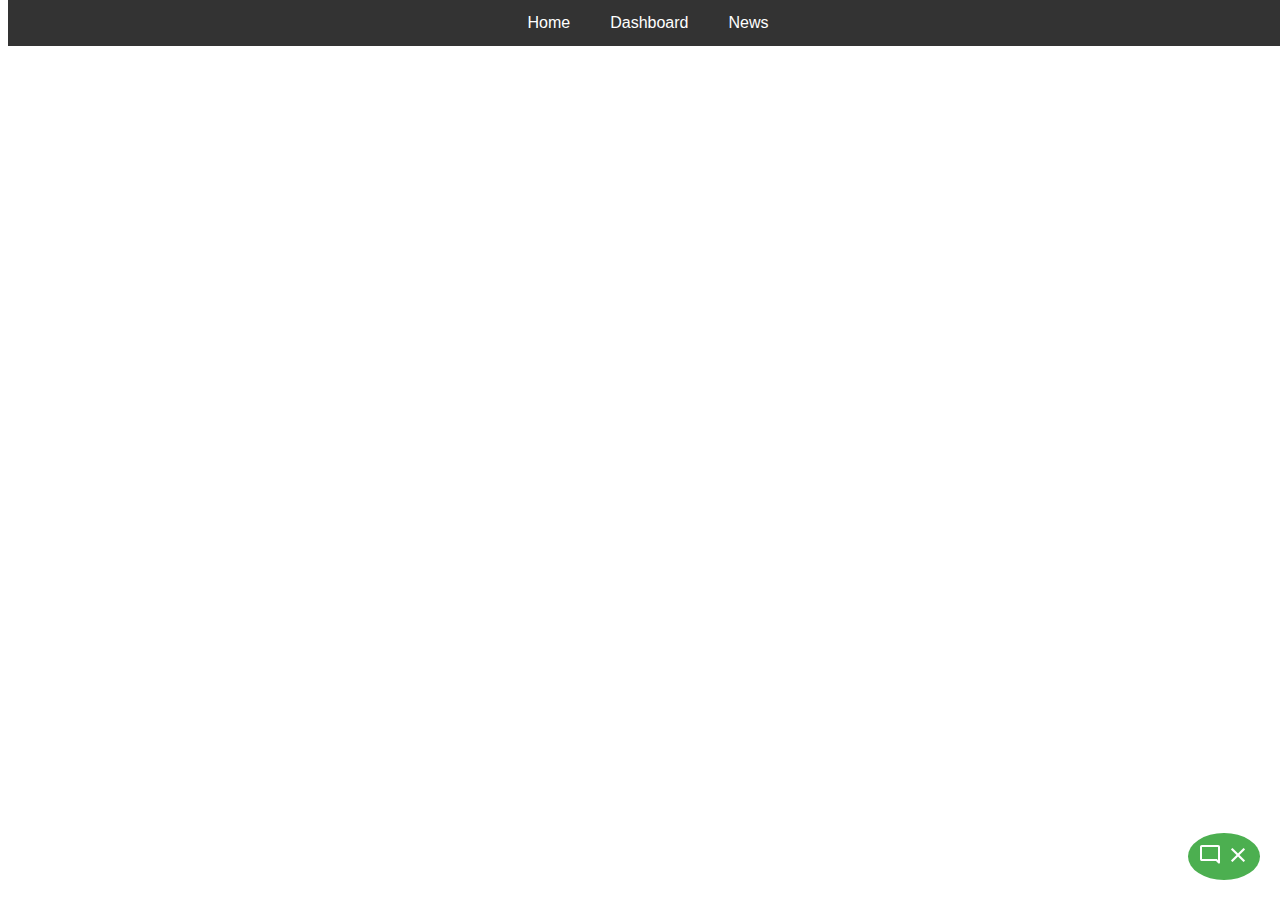
<file: portal/Chat-bot/index.html>
<!DOCTYPE html>
<!-- Coding By CodingNepal - www.codingnepalweb.com -->
<html lang="en" dir="ltr">
  <head>
    <meta charset="utf-8">
    <title>Chatbot in JavaScript | CodingNepal</title>
    <link rel="stylesheet" href="./style.css">
    <meta name="viewport" content="width=device-width, initial-scale=1.0">
    <!-- Google Fonts Link For Icons -->
    <link rel="stylesheet" href="https://fonts.googleapis.com/css2?family=Material+Symbols+Outlined:opsz,wght,FILL,GRAD@48,400,0,0" />
    <link rel="stylesheet" href="https://fonts.googleapis.com/css2?family=Material+Symbols+Rounded:opsz,wght,FILL,GRAD@48,400,1,0" />
    <script src="script.js" defer></script>
  </head>
  <body>
    <!-- Top Navigation Bar -->
    <nav class="top-nav">
      <ul>
        <li><a href="#home">Home</a></li>
        <li><a href="#dashboard">Dashboard</a></li>
        <li><a href="#news">News</a></li>
      </ul>
    </nav>

    <button class="chatbot-toggler">
      <span class="material-symbols-rounded">mode_comment</span>
      <span class="material-symbols-outlined">close</span>
    </button>

    <div class="chatbot">
      <header>
        <h2>Chatbot</h2>
        <span class="close-btn material-symbols-outlined">close</span>
      </header>
      <ul class="chatbox">
        <li class="chat incoming">
          <span class="material-symbols-outlined">smart_toy</span>
          <p>Hi there <br>How can I help you today?</p>
        </li>
      </ul>
      <div class="chat-input">
        <textarea placeholder="Enter a message..." spellcheck="false" required></textarea>
        <span id="send-btn" class="material-symbols-rounded">send</span>
      </div>
    </div>

    <!-- Sections for Home, Dashboard, and News -->
    <section id="home">
      <h1>Welcome to Home</h1>
      <p>This is the home section of your website.</p>
    </section>

    <section id="dashboard">
      <h1>Dashboard</h1>
      <p>This is your dashboard where you can monitor activities.</p>
    </section>

    <section id="news">
      <h1>News</h1>
      <p>Latest news and updates will be displayed here.</p>
    </section>

  </body>
</html>
</file>
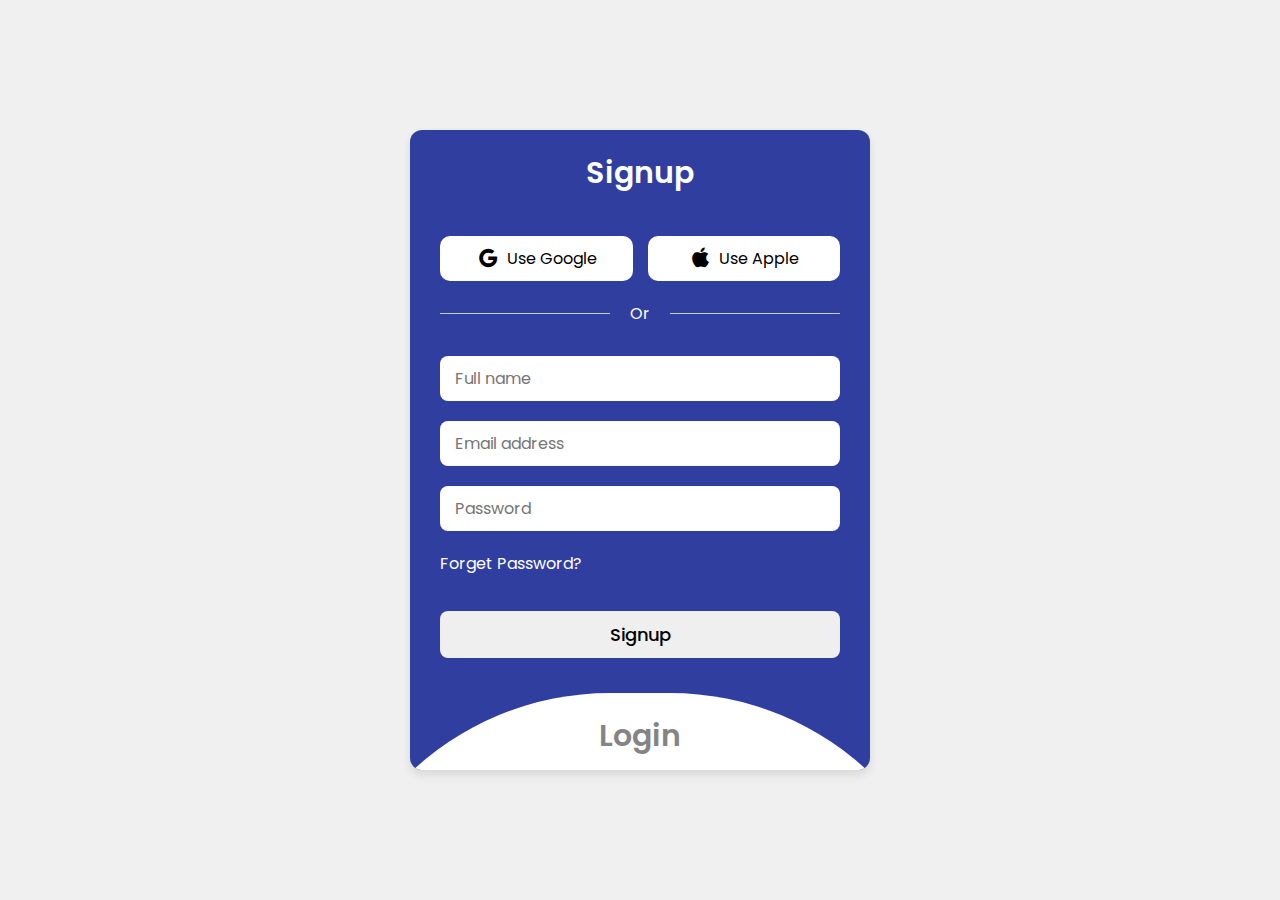
<file: portal/Contact Us/animated-login-master/index.html>
<!DOCTYPE html>
<html lang="en">

<head>
    <meta charset="UTF-8">
    <meta name="viewport" content="width=device-width, initial-scale=1.0">
    <link href='https://unpkg.com/boxicons@2.1.4/css/boxicons.min.css' rel='stylesheet'>
    <link rel="stylesheet" href="./style.css">
    <title>Animated Login Design #02 | AsmrProg</title>
</head>

<body>

    <div class="container">
        <div class="signup-section">
            <header>Signup</header>

            <div class="social-buttons">
                <button><i class='bx bxl-google'></i> Use Google</button>
                <button><i class='bx bxl-apple'></i> Use Apple</button>
            </div>

            <div class="separator">
                <div class="line"></div>
                <p>Or</p>
                <div class="line"></div>
            </div>

            <form>
                <input type="text" placeholder="Full name" required>
                <input type="email" placeholder="Email address" required>
                <input type="password" placeholder="Password" required>
                <a href="#">Forget Password?</a>
                <button type="submit" class="btn">Signup</button>
            </form>

        </div>

        <div class="login-section">
            <header>Login</header>

            <div class="social-buttons">
                <button><i class='bx bxl-google'></i> Use Google</button>
                <button><i class='bx bxl-apple'></i> Use Apple</button>
            </div>

            <div class="separator">
                <div class="line"></div>
                <p>Or</p>
                <div class="line"></div>
            </div>

            <form>
                <input type="email" placeholder="Email address" required>
                <input type="password" placeholder="Password" required>
                <a href="#">Forget Password?</a>
                <button type="submit" class="btn">Login</button>
            </form>

        </div>

    </div>


    <script src="./script.js"></script>
</body>

</html>
</file>
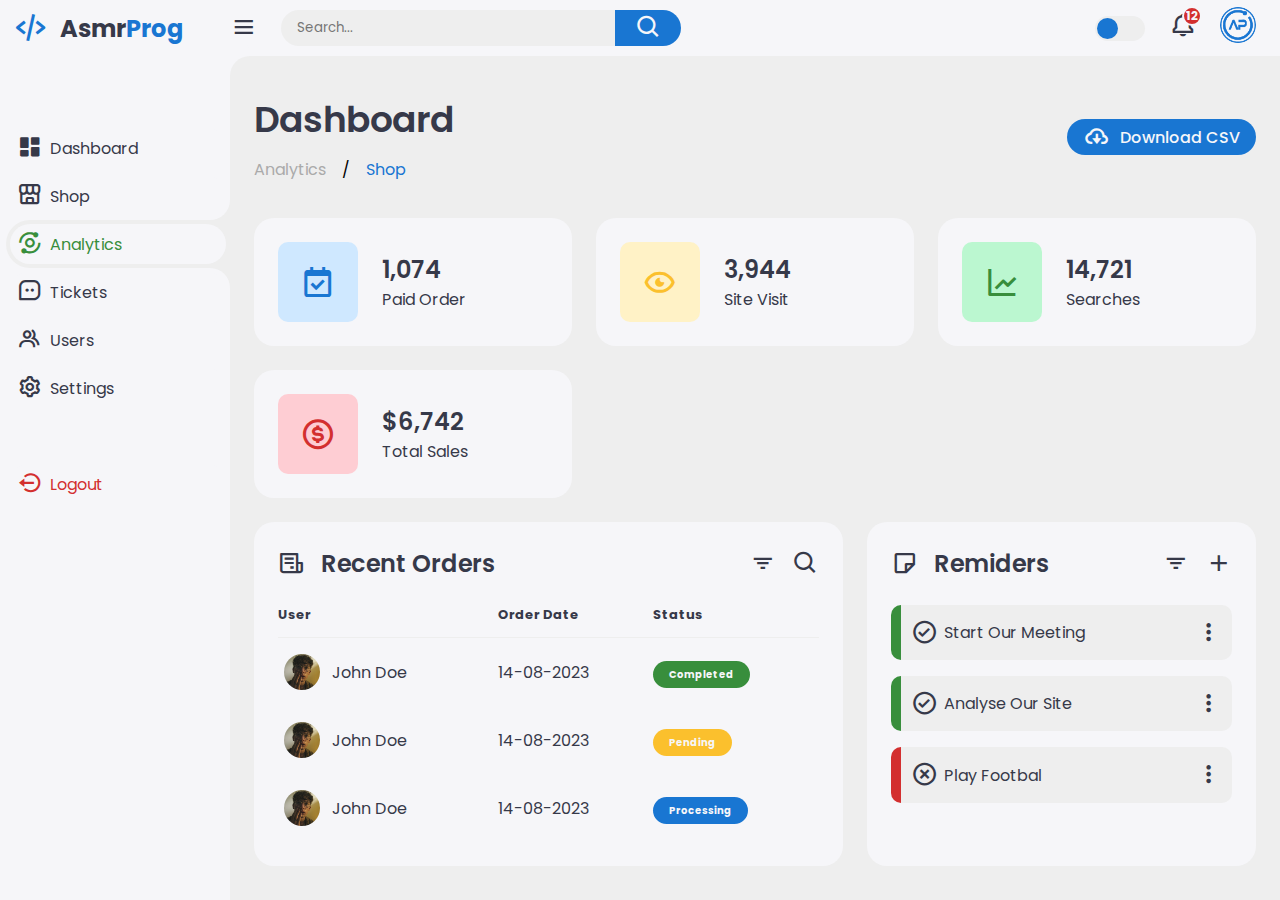
<file: portal/Dashboard-Designs-master/Dashboard-Designs-master/Admin-Dashboard-1/index.html>
<!DOCTYPE html>
<html lang="en">

<head>
    <meta charset="UTF-8">
    <meta name="viewport" content="width=device-width, initial-scale=1.0">
    <link href='https://unpkg.com/boxicons@2.1.4/css/boxicons.min.css' rel='stylesheet'>
    <link rel="stylesheet" href="./style.css">
    <title>Responsive Dashboard Design #2 | AsmrProg</title>
</head>

<body>

    <!-- Sidebar -->
    <div class="sidebar">
        <a href="#" class="logo">
            <i class='bx bx-code-alt'></i>
            <div class="logo-name"><span>Asmr</span>Prog</div>
        </a>
        <ul class="side-menu">
            <li><a href="#"><i class='bx bxs-dashboard'></i>Dashboard</a></li>
            <li><a href="#"><i class='bx bx-store-alt'></i>Shop</a></li>
            <li class="active"><a href="#"><i class='bx bx-analyse'></i>Analytics</a></li>
            <li><a href="#"><i class='bx bx-message-square-dots'></i>Tickets</a></li>
            <li><a href="#"><i class='bx bx-group'></i>Users</a></li>
            <li><a href="#"><i class='bx bx-cog'></i>Settings</a></li>
        </ul>
        <ul class="side-menu">
            <li>
                <a href="#" class="logout">
                    <i class='bx bx-log-out-circle'></i>
                    Logout
                </a>
            </li>
        </ul>
    </div>
    <!-- End of Sidebar -->

    <!-- Main Content -->
    <div class="content">
        <!-- Navbar -->
        <nav>
            <i class='bx bx-menu'></i>
            <form action="#">
                <div class="form-input">
                    <input type="search" placeholder="Search...">
                    <button class="search-btn" type="submit"><i class='bx bx-search'></i></button>
                </div>
            </form>
            <input type="checkbox" id="theme-toggle" hidden>
            <label for="theme-toggle" class="theme-toggle"></label>
            <a href="#" class="notif">
                <i class='bx bx-bell'></i>
                <span class="count">12</span>
            </a>
            <a href="#" class="profile">
                <img src="./images/logo.png">
            </a>
        </nav>

        <!-- End of Navbar -->

        <main>
            <div class="header">
                <div class="left">
                    <h1>Dashboard</h1>
                    <ul class="breadcrumb">
                        <li><a href="#">
                                Analytics
                            </a></li>
                        /
                        <li><a href="#" class="active">Shop</a></li>
                    </ul>
                </div>
                <a href="#" class="report">
                    <i class='bx bx-cloud-download'></i>
                    <span>Download CSV</span>
                </a>
            </div>

            <!-- Insights -->
            <ul class="insights">
                <li>
                    <i class='bx bx-calendar-check'></i>
                    <span class="info">
                        <h3>
                            1,074
                        </h3>
                        <p>Paid Order</p>
                    </span>
                </li>
                <li><i class='bx bx-show-alt'></i>
                    <span class="info">
                        <h3>
                            3,944
                        </h3>
                        <p>Site Visit</p>
                    </span>
                </li>
                <li><i class='bx bx-line-chart'></i>
                    <span class="info">
                        <h3>
                            14,721
                        </h3>
                        <p>Searches</p>
                    </span>
                </li>
                <li><i class='bx bx-dollar-circle'></i>
                    <span class="info">
                        <h3>
                            $6,742
                        </h3>
                        <p>Total Sales</p>
                    </span>
                </li>
            </ul>
            <!-- End of Insights -->

            <div class="bottom-data">
                <div class="orders">
                    <div class="header">
                        <i class='bx bx-receipt'></i>
                        <h3>Recent Orders</h3>
                        <i class='bx bx-filter'></i>
                        <i class='bx bx-search'></i>
                    </div>
                    <table>
                        <thead>
                            <tr>
                                <th>User</th>
                                <th>Order Date</th>
                                <th>Status</th>
                            </tr>
                        </thead>
                        <tbody>
                            <tr>
                                <td>
                                    <img src="./images/profile-1.jpg">
                                    <p>John Doe</p>
                                </td>
                                <td>14-08-2023</td>
                                <td><span class="status completed">Completed</span></td>
                            </tr>
                            <tr>
                                <td>
                                    <img src="./images/profile-1.jpg">
                                    <p>John Doe</p>
                                </td>
                                <td>14-08-2023</td>
                                <td><span class="status pending">Pending</span></td>
                            </tr>
                            <tr>
                                <td>
                                    <img src="./images/profile-1.jpg">
                                    <p>John Doe</p>
                                </td>
                                <td>14-08-2023</td>
                                <td><span class="status process">Processing</span></td>
                            </tr>
                        </tbody>
                    </table>
                </div>

                <!-- Reminders -->
                <div class="reminders">
                    <div class="header">
                        <i class='bx bx-note'></i>
                        <h3>Remiders</h3>
                        <i class='bx bx-filter'></i>
                        <i class='bx bx-plus'></i>
                    </div>
                    <ul class="task-list">
                        <li class="completed">
                            <div class="task-title">
                                <i class='bx bx-check-circle'></i>
                                <p>Start Our Meeting</p>
                            </div>
                            <i class='bx bx-dots-vertical-rounded'></i>
                        </li>
                        <li class="completed">
                            <div class="task-title">
                                <i class='bx bx-check-circle'></i>
                                <p>Analyse Our Site</p>
                            </div>
                            <i class='bx bx-dots-vertical-rounded'></i>
                        </li>
                        <li class="not-completed">
                            <div class="task-title">
                                <i class='bx bx-x-circle'></i>
                                <p>Play Footbal</p>
                            </div>
                            <i class='bx bx-dots-vertical-rounded'></i>
                        </li>
                    </ul>
                </div>

                <!-- End of Reminders-->

            </div>

        </main>

    </div>

    <script src="./index.js"></script>
</body>

</html>
</file>
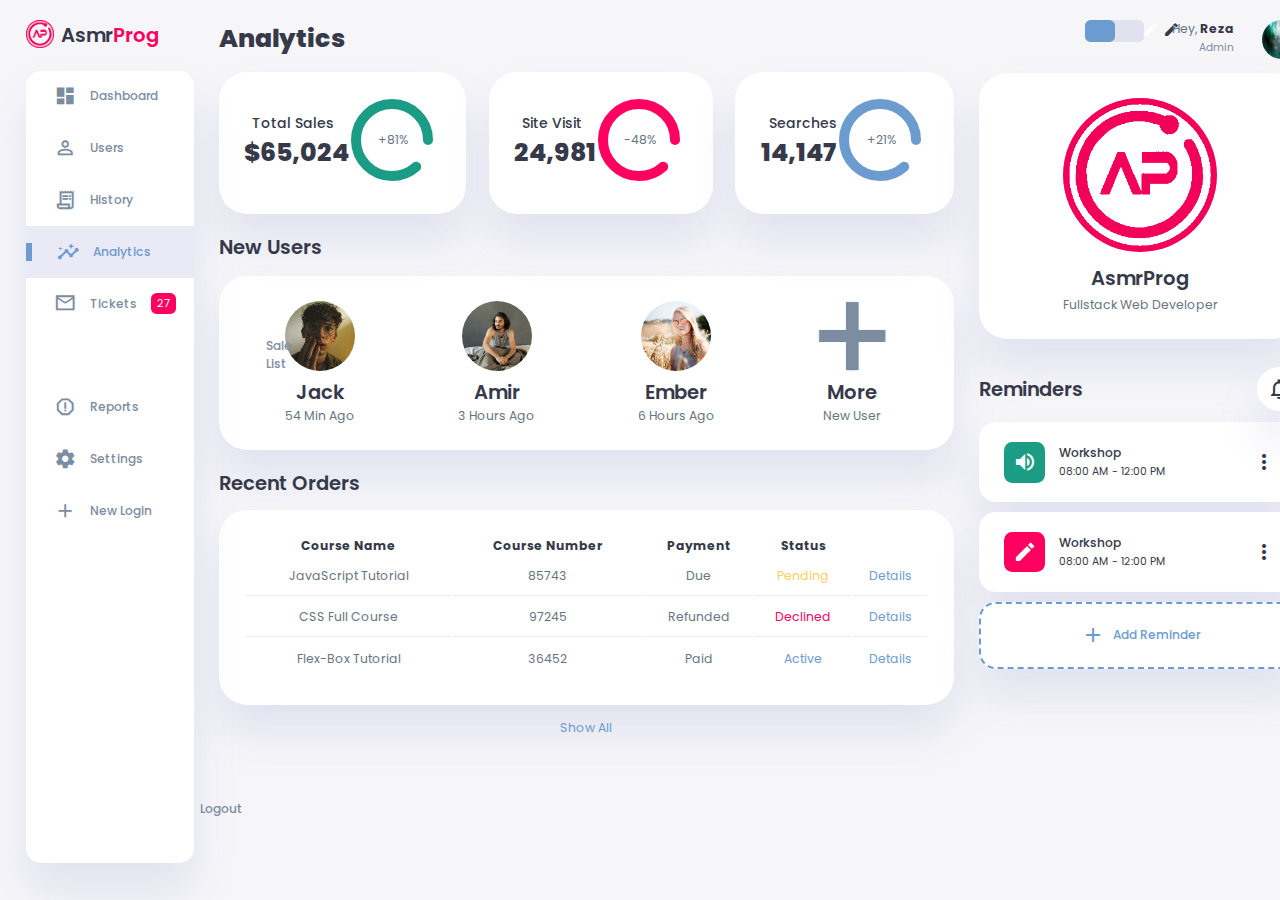
<file: portal/Dashboard-Designs-master/Dashboard-Designs-master/Admin-Dashboard/index.html>
<!DOCTYPE html>
<html lang="en">

<head>
    <meta charset="UTF-8">
    <meta name="viewport" content="width=device-width, initial-scale=1.0">
    <link href="https://fonts.googleapis.com/icon?family=Material+Icons+Sharp" rel="stylesheet">
    <link rel="stylesheet" href="./style.css">
    <title>Responsive-Dashboard-Design-#1 | AsmrProg</title>
</head>

<body>

    <div class="container">
        <!-- Sidebar Section -->
        <aside>
            <div class="toggle">
                <div class="logo">
                    <img src="images/logo.png">
                    <h2>Asmr<span class="danger">Prog</span></h2>
                </div>
                <div class="close" id="close-btn">
                    <span class="material-icons-sharp">
                        close
                    </span>
                </div>
            </div>

            <div class="sidebar">
                <a href="#">
                    <span class="material-icons-sharp">
                        dashboard
                    </span>
                    <h3>Dashboard</h3>
                </a>
                <a href="#">
                    <span class="material-icons-sharp">
                        person_outline
                    </span>
                    <h3>Users</h3>
                </a>
                <a href="#">
                    <span class="material-icons-sharp">
                        receipt_long
                    </span>
                    <h3>History</h3>
                </a>
                <a href="#" class="active">
                    <span class="material-icons-sharp">
                        insights
                    </span>
                    <h3>Analytics</h3>
                </a>
                <a href="#">
                    <span class="material-icons-sharp">
                        mail_outline
                    </span>
                    <h3>Tickets</h3>
                    <span class="message-count">27</span>
                </a>
                <a href="#">
                    <span class="material-icons-sharp">
                        inventory
                    </span>
                    <h3>Sale List</h3>
                </a>
                <a href="#">
                    <span class="material-icons-sharp">
                        report_gmailerrorred
                    </span>
                    <h3>Reports</h3>
                </a>
                <a href="#">
                    <span class="material-icons-sharp">
                        settings
                    </span>
                    <h3>Settings</h3>
                </a>
                <a href="#">
                    <span class="material-icons-sharp">
                        add
                    </span>
                    <h3>New Login</h3>
                </a>
                <a href="#">
                    <span class="material-icons-sharp">
                        logout
                    </span>
                    <h3>Logout</h3>
                </a>
            </div>
        </aside>
        <!-- End of Sidebar Section -->

        <!-- Main Content -->
        <main>
            <h1>Analytics</h1>
            <!-- Analyses -->
            <div class="analyse">
                <div class="sales">
                    <div class="status">
                        <div class="info">
                            <h3>Total Sales</h3>
                            <h1>$65,024</h1>
                        </div>
                        <div class="progresss">
                            <svg>
                                <circle cx="38" cy="38" r="36"></circle>
                            </svg>
                            <div class="percentage">
                                <p>+81%</p>
                            </div>
                        </div>
                    </div>
                </div>
                <div class="visits">
                    <div class="status">
                        <div class="info">
                            <h3>Site Visit</h3>
                            <h1>24,981</h1>
                        </div>
                        <div class="progresss">
                            <svg>
                                <circle cx="38" cy="38" r="36"></circle>
                            </svg>
                            <div class="percentage">
                                <p>-48%</p>
                            </div>
                        </div>
                    </div>
                </div>
                <div class="searches">
                    <div class="status">
                        <div class="info">
                            <h3>Searches</h3>
                            <h1>14,147</h1>
                        </div>
                        <div class="progresss">
                            <svg>
                                <circle cx="38" cy="38" r="36"></circle>
                            </svg>
                            <div class="percentage">
                                <p>+21%</p>
                            </div>
                        </div>
                    </div>
                </div>
            </div>
            <!-- End of Analyses -->

            <!-- New Users Section -->
            <div class="new-users">
                <h2>New Users</h2>
                <div class="user-list">
                    <div class="user">
                        <img src="./images/profile-2.jpg">
                        <h2>Jack</h2>
                        <p>54 Min Ago</p>
                    </div>
                    <div class="user">
                        <img src="./images/profile-3.jpg">
                        <h2>Amir</h2>
                        <p>3 Hours Ago</p>
                    </div>
                    <div class="user">
                        <img src="./images/profile-4.jpg">
                        <h2>Ember</h2>
                        <p>6 Hours Ago</p>
                    </div>
                    <div class="user">
                        <img src="./images/plus.png">
                        <h2>More</h2>
                        <p>New User</p>
                    </div>
                </div>
            </div>
            <!-- End of New Users Section -->

            <!-- Recent Orders Table -->
            <div class="recent-orders">
                <h2>Recent Orders</h2>
                <table>
                    <thead>
                        <tr>
                            <th>Course Name</th>
                            <th>Course Number</th>
                            <th>Payment</th>
                            <th>Status</th>
                            <th></th>
                        </tr>
                    </thead>
                    <tbody></tbody>
                </table>
                <a href="#">Show All</a>
            </div>
            <!-- End of Recent Orders -->

        </main>
        <!-- End of Main Content -->

        <!-- Right Section -->
        <div class="right-section">
            <div class="nav">
                <button id="menu-btn">
                    <span class="material-icons-sharp">
                        menu
                    </span>
                </button>
                <div class="dark-mode">
                    <span class="material-icons-sharp active">
                        light_mode
                    </span>
                    <span class="material-icons-sharp">
                        dark_mode
                    </span>
                </div>

                <div class="profile">
                    <div class="info">
                        <p>Hey, <b>Reza</b></p>
                        <small class="text-muted">Admin</small>
                    </div>
                    <div class="profile-photo">
                        <img src="./images/profile-1.jpg">
                    </div>
                </div>

            </div>
            <!-- End of Nav -->

            <div class="user-profile">
                <div class="logo">
                    <img src="./images/logo.png">
                    <h2>AsmrProg</h2>
                    <p>Fullstack Web Developer</p>
                </div>
            </div>

            <div class="reminders">
                <div class="header">
                    <h2>Reminders</h2>
                    <span class="material-icons-sharp">
                        notifications_none
                    </span>
                </div>

                <div class="notification">
                    <div class="icon">
                        <span class="material-icons-sharp">
                            volume_up
                        </span>
                    </div>
                    <div class="content">
                        <div class="info">
                            <h3>Workshop</h3>
                            <small class="text_muted">
                                08:00 AM - 12:00 PM
                            </small>
                        </div>
                        <span class="material-icons-sharp">
                            more_vert
                        </span>
                    </div>
                </div>

                <div class="notification deactive">
                    <div class="icon">
                        <span class="material-icons-sharp">
                            edit
                        </span>
                    </div>
                    <div class="content">
                        <div class="info">
                            <h3>Workshop</h3>
                            <small class="text_muted">
                                08:00 AM - 12:00 PM
                            </small>
                        </div>
                        <span class="material-icons-sharp">
                            more_vert
                        </span>
                    </div>
                </div>

                <div class="notification add-reminder">
                    <div>
                        <span class="material-icons-sharp">
                            add
                        </span>
                        <h3>Add Reminder</h3>
                    </div>
                </div>

            </div>

        </div>


    </div>

    <script src="./orders.js"></script>
    <script src="./index.js"></script>
</body>

</html>
</file>
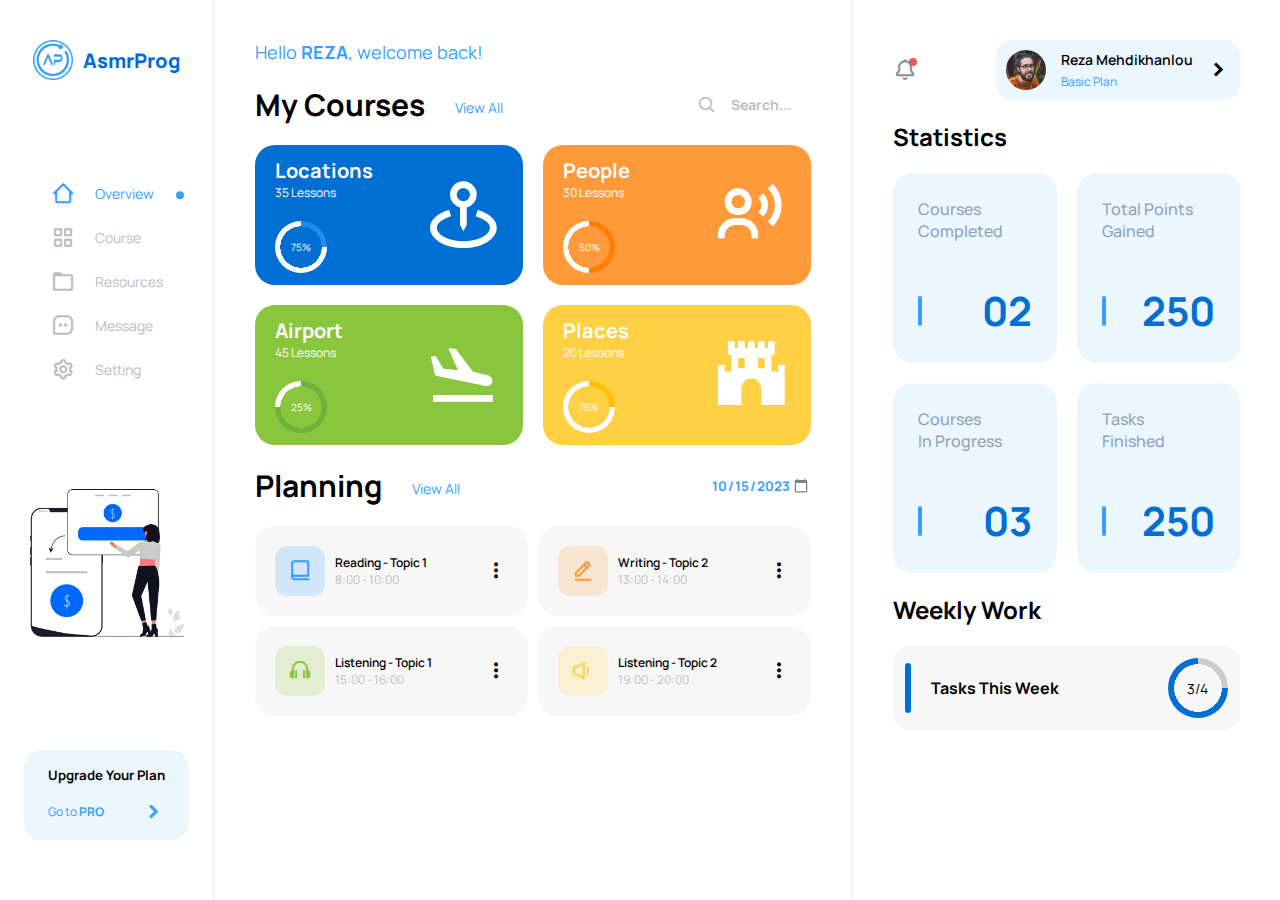
<file: portal/Dashboard-Designs-master/Dashboard-Designs-master/Dashboard-Design/index.html>
<!DOCTYPE html>
<html lang="en">

<head>
    <meta charset="UTF-8">
    <meta name="viewport" content="width=device-width, initial-scale=1.0">
    <link href='https://unpkg.com/boxicons@2.1.4/css/boxicons.min.css' rel='stylesheet'>
    <link rel="stylesheet" href="style.css">
    <title>Responsive Dashboard Design #01 | AsmrProg</title>
</head>

<body>

    <div class="container">

        <aside class="left-section">
            <div class="logo">
                <button class="menu-btn" id="menu-close">
                    <i class='bx bx-log-out-circle'></i>
                </button>
                <img src="assets/logo.png">
                <a href="#">AsmrProg</a>
            </div>

            <div class="sidebar">
                <div class="item" id="active">
                    <i class='bx bx-home-alt-2'></i>
                    <a href="#">Overview</a>
                </div>
                <div class="item">
                    <i class='bx bx-grid-alt'></i>
                    <a href="#">Course</a>
                </div>
                <div class="item">
                    <i class='bx bx-folder'></i>
                    <a href="#">Resources</a>
                </div>
                <div class="item">
                    <i class='bx bx-message-square-dots'></i>
                    <a href="#">Message</a>
                </div>
                <div class="item">
                    <i class='bx bx-cog'></i>
                    <a href="#">Setting</a>
                </div>
            </div>

            <div class="pic">
                <img src="assets/pro.png">
            </div>

            <div class="upgrade">
                <h5>Upgrade Your Plan</h5>
                <div class="link">
                    <a href="#">Go to <b>PRO</b></a>
                    <i class='bx bxs-chevron-right'></i>
                </div>
            </div>

        </aside>

        <main>
            <header>
                <button class="menu-btn" id="menu-open">
                    <i class='bx bx-menu'></i>
                </button>
                <h5>Hello <b>REZA</b>, welcome back!</h5>
            </header>

            <div class="separator">
                <div class="info">
                    <h3>My Courses</h3>
                    <a href="#">View All</a>
                </div>
                <div class="search">
                    <i class='bx bx-search'></i>
                    <input type="text" placeholder="Search...">
                </div>
            </div>

            <div class="analytics">
                <div class="item">
                    <div class="progress">
                        <div class="info">
                            <h5>Locations</h5>
                            <p>35 Lessons</p>
                        </div>
                        <div class="progress-bar" role="progressbar" aria-valuenow="75" aria-valuemin="0"
                            aria-valuemax="100"></div>
                    </div>
                    <i class='bx bx-map-pin'></i>
                </div>
                <div class="item">
                    <div class="progress">
                        <div class="info">
                            <h5>People</h5>
                            <p>30 Lessons</p>
                        </div>
                        <div class="progress-bar" role="progressbar" aria-valuenow="75" aria-valuemin="0"
                            aria-valuemax="100"></div>
                    </div>
                    <i class='bx bx-user-voice'></i>
                </div>
                <div class="item">
                    <div class="progress">
                        <div class="info">
                            <h5>Airport</h5>
                            <p>45 Lessons</p>
                        </div>
                        <div class="progress-bar" role="progressbar" aria-valuenow="75" aria-valuemin="0"
                            aria-valuemax="100"></div>
                    </div>
                    <i class='bx bxs-plane-land'></i>
                </div>
                <div class="item">
                    <div class="progress">
                        <div class="info">
                            <h5>Places</h5>
                            <p>20 Lessons</p>
                        </div>
                        <div class="progress-bar" role="progressbar" aria-valuenow="75" aria-valuemin="0"
                            aria-valuemax="100"></div>
                    </div>
                    <i class='bx bxs-castle'></i>
                </div>
            </div>

            <div class="separator">
                <div class="info">
                    <h3>Planning</h3>
                    <a href="#">View All</a>
                </div>
                <input type="date" value="2023-10-15">
            </div>

            <div class="planning">
                <div class="item">
                    <div class="left">
                        <div class="icon">
                            <i class='bx bx-book-alt'></i>
                        </div>
                        <div class="details">
                            <h5>Reading - Topic 1</h5>
                            <p>8:00 - 10:00</p>
                        </div>
                    </div>
                    <i class='bx bx-dots-vertical-rounded'></i>
                </div>
                <div class="item">
                    <div class="left">
                        <div class="icon">
                            <i class='bx bx-edit-alt'></i>
                        </div>
                        <div class="details">
                            <h5>Writing - Topic 2</h5>
                            <p>13:00 - 14:00</p>
                        </div>
                    </div>
                    <i class='bx bx-dots-vertical-rounded'></i>
                </div>
                <div class="item">
                    <div class="left">
                        <div class="icon">
                            <i class='bx bx-headphone'></i>
                        </div>
                        <div class="details">
                            <h5>Listening - Topic 1</h5>
                            <p>15:00 - 16:00</p>
                        </div>
                    </div>
                    <i class='bx bx-dots-vertical-rounded'></i>
                </div>
                <div class="item">
                    <div class="left">
                        <div class="icon">
                            <i class='bx bx-volume-low'></i>
                        </div>
                        <div class="details">
                            <h5>Listening - Topic 2</h5>
                            <p>19:00 - 20:00</p>
                        </div>
                    </div>
                    <i class='bx bx-dots-vertical-rounded'></i>
                </div>
            </div>
        </main>

        <aside class="right-section">
            <div class="top">
                <i class='bx bx-bell'></i>
                <div class="profile">
                    <div class="left">
                        <img src="assets/profile.jpg">
                        <div class="user">
                            <h5>Reza Mehdikhanlou</h5>
                            <a href="#">Basic Plan</a>
                        </div>
                    </div>
                    <i class='bx bxs-chevron-right'></i>
                </div>
            </div>

            <div class="separator" id="first">
                <h4>Statistics</h4>
            </div>

            <div class="stats">
                <div class="item">
                    <div class="top">
                        <p>Courses</p>
                        <p>Completed</p>
                    </div>
                    <div class="bottom">
                        <div class="line"></div>
                        <h3>02</h3>
                    </div>
                </div>
                <div class="item">
                    <div class="top">
                        <p>Total Points</p>
                        <p>Gained</p>
                    </div>
                    <div class="bottom">
                        <div class="line"></div>
                        <h3>250</h3>
                    </div>
                </div>
                <div class="item">
                    <div class="top">
                        <p>Courses</p>
                        <p>In Progress</p>
                    </div>
                    <div class="bottom">
                        <div class="line"></div>
                        <h3>03</h3>
                    </div>
                </div>
                <div class="item">
                    <div class="top">
                        <p>Tasks</p>
                        <p>Finished</p>
                    </div>
                    <div class="bottom">
                        <div class="line"></div>
                        <h3>250</h3>
                    </div>
                </div>
            </div>

            <div class="separator">
                <h4>Weekly Work</h4>
            </div>

            <div class="weekly">
                <div class="title">
                    <div class="line"></div>
                    <h5>Tasks This Week</h5>
                </div>
                <div class="progress-bar" role="progressbar" aria-valuenow="75" aria-valuemin="0" aria-valuemax="100">
                </div>
            </div>

        </aside>

    </div>

    <script src="script.js"></script>
</body>

</html>
</file>
<file: portal/Chat-bot/style.css>
/* Styling the Top Navigation Bar */
.top-nav {
  background-color: #333;
  overflow: hidden;
  position: fixed; /* Keeps the nav bar at the top */
  top: 0;
  width: 100%;
  z-index: 1000;
}

.top-nav ul {
  list-style-type: none;
  margin: 0;
  padding: 0;
  display: flex;
  justify-content: center;
}

.top-nav ul li {
  display: inline;
}

.top-nav ul li a {
  color: white;
  padding: 14px 20px;
  text-align: center;
  text-decoration: none;
  display: block;
}

.top-nav ul li a:hover {
  background-color: #575757;
  color: white;
}

/* Adjust padding to account for fixed nav bar */
body {
  padding-top: 60px;
  font-family: Arial, sans-serif;
}

/* Hide the chatbot by default */
.chatbot {
  display: none;
}

/* Show the chatbot when the "active" class is added */
.chatbot.active {
  display: block;
}

/* Chatbot Styles */
.chatbot-toggler {
  position: fixed;
  bottom: 20px;
  right: 20px;
  background-color: #4CAF50;
  color: white;
  border: none;
  border-radius: 50%;
  padding: 10px;
  cursor: pointer;
  z-index: 1000;
}

.chatbot-toggler .material-symbols-rounded,
.chatbot-toggler .material-symbols-outlined {
  font-size: 24px;
}

.chatbot {
  display: none;
  position: fixed;
  bottom: 80px;
  right: 20px;
  width: 300px;
  background-color: white;
  border-radius: 10px;
  box-shadow: 0 5px 10px rgba(0, 0, 0, 0.1);
}

.chatbot header {
  background-color: #4CAF50;
  color: white;
  padding: 10px;
  border-radius: 10px 10px 0 0;
  display: flex;
  justify-content: space-between;
  align-items: center;
}

.chatbot header h2 {
  margin: 0;
  font-size: 18px;
}

.chatbot header .close-btn {
  cursor: pointer;
}

.chatbox {
  list-style-type: none;
  padding: 10px;
  margin: 0;
  height: 250px;
  overflow-y: auto;
  background-color: #f1f1f1;
  border-radius: 0 0 10px 10px;
}

.chatbox .chat {
  margin: 10px 0;
}

.chatbox .incoming {
  display: flex;
  align-items: flex-start;
}

.chatbox .incoming .material-symbols-outlined {
  margin-right: 10px;
}

.chat-input {
  display: flex;
  padding: 10px;
  border-top: 1px solid #ddd;
  background-color: #fff;
  border-radius: 0 0 10px 10px;
}

.chat-input textarea {
  width: 80%;
  border: none;
  padding: 10px;
  resize: none;
  border-radius: 5px;
  font-family: inherit;
  font-size: 14px;
}

.chat-input textarea:focus {
  outline: none;
}

#send-btn {
  width: 20%;
  text-align: center;
  cursor: pointer;
  color: #4CAF50;
  font-size: 24px;
  padding: 10px;
}

/* Sections for Home, Dashboard, and News */
section {
  padding: 20px;
  margin: 20px 0;
  display: none;
}

section:target {
  display: block;
}

section h1 {
  font-size: 24px;
  margin-bottom: 10px;
}

section p {
  font-size: 16px;
}

/* Responsive Styles */
@media screen and (max-width: 600px) {
  .chatbot {
    width: 100%;
    right: 0;
    bottom: 0;
  }

  .chatbot-toggler {
    bottom: 10px;
    right: 10px;
  }
}
</file>
<file: portal/Contact Us/animated-login-master/style.css>
@import url('https://fonts.googleapis.com/css2?family=Poppins:wght@300;400;500;600;700;800&display=swap');

*{
    margin: 0;
    padding: 0;
    box-sizing: border-box;
    font-family: 'Poppins', sans-serif;
}

a{
    text-decoration: none;
}

body{
    height: 100vh;
    display: flex;
    align-items: center;
    justify-content: center;
    background: #f0f0f0;
}

.container{
    position: relative;
    width: 460px;
    height: 640px;
    border-radius: 12px;
    padding: 20px 30px 120px;
    background: #303f9f;
    box-shadow: 0 5px 10px rgba(0, 0, 0, 0.1);
    overflow: hidden;
}

.login-section{
    position: absolute;
    left: 50%;
    bottom: -88%;
    transform: translateX(-50%);
    width: calc(100% + 180px);
    padding: 20px 140px;
    background: #fff;
    border-radius: 290px;
    height: 100%;
    transition: all 0.6s ease;
}

.login-section header,
.signup-section header{
    font-size: 30px;
    text-align: center;
    color: #fff;
    font-weight: 600;
    cursor: pointer;
}

.login-section header{
    color: #333;
    opacity: 0.6;
}

.social-buttons{
    margin-top: 40px;
    display: flex;
    align-items: center;
    gap: 15px;
}

.social-buttons button{
    width: 100%;
    padding: 10px;
    background: #fff;
    border: none;
    border-radius: 10px;
    font-size: 16px;
    display: flex;
    align-items: center;
    justify-content: center;
    gap: 6px;
    cursor: pointer;
}

.login-section .social-buttons button{
    border: 1px solid #000;
}

.login-section .social-buttons button i,
.signup-section .social-buttons button i{
    font-size: 25px;
}

.separator{
    margin-top: 20px;
    display: flex;
    align-items: center;
    gap: 20px;
}

.separator .line{
    width: 100%;
    height: 1px;
    background: #ccc;
}

.separator p{
    color: #fff;
}

.login-section .separator p{
    color: #000;
}

.container form{
    display: flex;
    flex-direction: column;
    gap: 20px;
    margin-top: 30px;
}

form input{
    outline: none;
    border: none;
    padding: 10px 15px;
    font-size: 16px;
    color: #333;
    font-weight: 400;
    border-radius: 8px;
    background: #fff;
}

.login-section input{
    border: 1px solid #aaa;
}

form a{
    color: #333;
}

.signup-section form a{
    color: #fff;
}

form .btn{
    margin-top: 15px;
    border: none;
    padding: 10px 15px;
    border-radius: 8px;
    font-size: 18px;
    font-weight: 500;
    cursor: pointer;
}

.login-section .btn{
    background: #303f9f;
    color: #fff;
    border: none;
}

.container.active .login-section{
    bottom: -12%;
    border-radius: 220px;
    box-shadow: 0 -5px 10px rgba(0, 0, 0, 0.1);
}

.container.active .login-section header{
    opacity: 1;
}

.container.active .signup-section header{
    opacity: 0.6;
}
</file>
<file: portal/Dashboard-Designs-master/Dashboard-Designs-master/Admin-Dashboard-1/style.css>
@import url('https://fonts.googleapis.com/css2?family=Poppins:wght@300;400;500;600;700;800&display=swap');

:root {
    --light: #f6f6f9;
    --primary: #1976D2;
    --light-primary: #CFE8FF;
    --grey: #eee;
    --dark-grey: #AAAAAA;
    --dark: #363949;
    --danger: #D32F2F;
	--light-danger: #FECDD3;
    --warning: #FBC02D;
    --light-warning: #FFF2C6;
    --success: #388E3C;
    --light-success: #BBF7D0;
}

*{
    margin: 0;
    padding: 0;
    box-sizing: border-box;
    font-family: 'Poppins', sans-serif;
}

.bx{
    font-size: 1.7rem;
}

a{
    text-decoration: none;
}

li{
    list-style: none;
}

html{
    overflow-x: hidden;
}

body.dark{
    --light: #181a1e;
    --grey: #25252c;
    --dark: #fbfbfb
}

body{
    background: var(--grey);
    overflow-x: hidden;
}

.sidebar{
    position: fixed;
    top: 0;
    left: 0;
    background: var(--light);
    width: 230px;
    height: 100%;
    z-index: 2000;
    overflow-x: hidden;
    scrollbar-width: none;
    transition: all 0.3s ease;
}

.sidebar::-webkit-scrollbar{
    display: none;
}

.sidebar.close{
    width: 60px;
}

.sidebar .logo{
    font-size: 24px;
    font-weight: 700;
    height: 56px;
    display: flex;
    align-items: center;
    color: var(--primary);
    z-index: 500;
    padding-bottom: 20px;
    box-sizing: content-box;
}

.sidebar .logo .logo-name span{
    color: var(--dark);
}

.sidebar .logo .bx{
    min-width: 60px;
    display: flex;
    justify-content: center;
    font-size: 2.2rem;
}

.sidebar .side-menu{
    width: 100%;
    margin-top: 48px;
}

.sidebar .side-menu li{
    height: 48px;
    background: transparent;
    margin-left: 6px;
    border-radius: 48px 0 0 48px;
    padding: 4px;
}

.sidebar .side-menu li.active{
    background: var(--grey);
    position: relative;
}

.sidebar .side-menu li.active::before{
    content: "";
    position: absolute;
    width: 40px;
    height: 40px;
    border-radius: 50%;
    top: -40px;
    right: 0;
    box-shadow: 20px 20px 0 var(--grey);
    z-index: -1;
}

.sidebar .side-menu li.active::after{
    content: "";
    position: absolute;
    width: 40px;
    height: 40px;
    border-radius: 50%;
    bottom: -40px;
    right: 0;
    box-shadow: 20px -20px 0 var(--grey);
    z-index: -1;
}

.sidebar .side-menu li a{
    width: 100%;
    height: 100%;
    background: var(--light);
    display: flex;
    align-items: center;
    border-radius: 48px;
    font-size: 16px;
    color: var(--dark);
    white-space: nowrap;
    overflow-x: hidden;
    transition: all 0.3s ease;
}

.sidebar .side-menu li.active a{
    color: var(--success);
}

.sidebar.close .side-menu li a{
    width: calc(48px - (4px * 2));
    transition: all 0.3s ease;
}

.sidebar .side-menu li a .bx{
    min-width: calc(60px - ((4px + 6px) * 2));
    display: flex;
    font-size: 1.6rem;
    justify-content: center;
}

.sidebar .side-menu li a.logout{
    color: var(--danger);
}

.content{
    position: relative;
    width: calc(100% - 230px);
    left: 230px;
    transition: all 0.3s ease;
}

.sidebar.close~.content{
    width: calc(100% - 60px);
    left: 60px;
}

.content nav{
    height: 56px;
    background: var(--light);
    padding: 0 24px 0 0;
    display: flex;
    align-items: center;
    grid-gap: 24px;
    position: sticky;
    top: 0;
    left: 0;
    z-index: 1000;
}

.content nav::before{
    content: "";
    position: absolute;
    width: 40px;
    height: 40px;
    bottom: -40px;
    left: 0;
    border-radius: 50%;
    box-shadow: -20px -20px 0 var(--light);
}

.content nav a{
    color: var(--dark);
}

.content nav .bx.bx-menu{
    cursor: pointer;
    color: var(--dark);
}

.content nav form{
    max-width: 400px;
    width: 100%;
    margin-right: auto;
}

.content nav form .form-input{
    display: flex;
    align-items: center;
    height: 36px;
}

.content nav form .form-input input{
    flex-grow: 1;
    padding: 0 16px;
    height: 100%;
    border: none;
    background: var(--grey);
    border-radius: 36px 0 0 36px;
    outline: none;
    width: 100%;
    color: var(--dark);
}

.content nav form .form-input button{
    width: 80px;
    height: 100%;
    display: flex;
    justify-content: center;
    align-items: center;
    background: var(--primary);
    color: var(--light);
    font-size: 18px;
    border: none;
    outline: none;
    border-radius: 0 36px 36px 0;
    cursor: pointer;
}

.content nav .notif{
    font-size: 20px;
    position: relative;
}

.content nav .notif .count{
    position: absolute;
    top: -6px;
    right: -6px;
    width: 20px;
    height: 20px;
    background: var(--danger);
    border-radius: 50%;
    color: var(--light);
    border: 2px solid var(--light);
    font-weight: 700;
    font-size: 12px;
    display: flex;
    align-items: center;
    justify-content: center;
}

.content nav .profile img{
    width: 36px;
    height: 36px;
    object-fit: cover;
    border-radius: 50%;
}

.content nav .theme-toggle{
    display: block;
    min-width: 50px;
    height: 25px;
    background: var(--grey);
    cursor: pointer;
    position: relative;
    border-radius: 25px;
}

.content nav .theme-toggle::before{
    content: "";
    position: absolute;
    top: 2px;
    left: 2px;
    bottom: 2px;
    width: calc(25px - 4px);
    background: var(--primary);
    border-radius: 50%;
    transition: all 0.3s ease;
}

.content nav #theme-toggle:checked+.theme-toggle::before{
    left: calc(100% - (25px - 4px) - 2px);
}

.content main{
    width: 100%;
    padding: 36px 24px;
    max-height: calc(100vh - 56px);
}

.content main .header{
    display: flex;
    align-items: center;
    justify-content: space-between;
    grid-gap: 16px;
    flex-wrap: wrap;
}

.content main .header .left h1{
    font-size: 36px;
    font-weight: 600;
    margin-bottom: 10px;
    color: var(--dark);
}

.content main .header .left .breadcrumb{
    display: flex;
    align-items: center;
    grid-gap: 16px;
}

.content main .header .left .breadcrumb li{
    color: var(--dark);
}

.content main .header .left .breadcrumb li a{
    color: var(--dark-grey);
    pointer-events: none;
}

.content main .header .left .breadcrumb li a.active{
    color: var(--primary);
    pointer-events: none;
}

.content main .header .report{
    height: 36px;
    padding: 0 16px;
    border-radius: 36px;
    background: var(--primary);
    color: var(--light);
    display: flex;
    align-items: center;
    justify-content: center;
    grid-gap: 10px;
    font-weight: 500;
}

.content main .insights{
    display: grid;
    grid-template-columns: repeat(auto-fit, minmax(240px, 1fr));
    grid-gap: 24px;
    margin-top: 36px;
}

.content main .insights li{
    padding: 24px;
    background: var(--light);
    border-radius: 20px;
    display: flex;
    align-items: center;
    grid-gap: 24px;
    cursor: pointer;
}

.content main .insights li .bx{
    width: 80px;
    height: 80px;
    border-radius: 10px;
    font-size: 36px;
    display: flex;
    align-items: center;
    justify-content: center;
}

.content main .insights li:nth-child(1) .bx{
    background: var(--light-primary);
    color: var(--primary);
}

.content main .insights li:nth-child(2) .bx{
    background: var(--light-warning);
    color: var(--warning);
}

.content main .insights li:nth-child(3) .bx{
    background: var(--light-success);
    color: var(--success);
}

.content main .insights li:nth-child(4) .bx{
    background: var(--light-danger);
    color: var(--danger);
}

.content main .insights li .info h3{
    font-size: 24px;
    font-weight: 600;
    color: var(--dark);
}

.content main .insights li .info p{
    color: var(--dark);
}

.content main .bottom-data{
    display: flex;
    flex-wrap: wrap;
    grid-gap: 24px;
    margin-top: 24px;
    width: 100%;
    color: var(--dark);
}

.content main .bottom-data>div{
    border-radius: 20px;
    background: var(--light);
    padding: 24px;
    overflow-x: auto;
}

.content main .bottom-data .header{
    display: flex;
    align-items: center;
    grid-gap: 16px;
    margin-bottom: 24px;
}

.content main .bottom-data .header h3{
    margin-right: auto;
    font-size: 24px;
    font-weight: 600;
}

.content main .bottom-data .header .bx{
    cursor: pointer;
}

.content main .bottom-data .orders{
    flex-grow: 1;
    flex-basis: 500px;
}

.content main .bottom-data .orders table{
    width: 100%;
    border-collapse: collapse;
}

.content main .bottom-data .orders table th{
    padding-bottom: 12px;
    font-size: 13px;
    text-align: left;
    border-bottom: 1px solid var(--grey);
}

.content main .bottom-data .orders table td{
    padding: 16px 0;
}

.content main .bottom-data .orders table tr td:first-child{
    display: flex;
    align-items: center;
    grid-gap: 12px;
    padding-left: 6px;
}

.content main .bottom-data .orders table td img{
    width: 36px;
    height: 36px;
    border-radius: 50%;
    object-fit: cover;
}

.content main .bottom-data .orders table tbody tr{
    cursor: pointer;
    transition: all 0.3s ease;
}

.content main .bottom-data .orders table tbody tr:hover{
    background: var(--grey);
}

.content main .bottom-data .orders table tr td .status{
    font-size: 10px;
    padding: 6px 16px;
    color: var(--light);
    border-radius: 20px;
    font-weight: 700;
}

.content main .bottom-data .orders table tr td .status.completed{
    background: var(--success);
}

.content main .bottom-data .orders table tr td .status.process{
    background: var(--primary);
}

.content main .bottom-data .orders table tr td .status.pending{
    background: var(--warning);
}

.content main .bottom-data .reminders{
    flex-grow: 1;
    flex-basis: 300px;
}

.content main .bottom-data .reminders .task-list{
    width: 100%;
}

.content main .bottom-data .reminders .task-list li{
    width: 100%;
    margin-bottom: 16px;
    background: var(--grey);
    padding: 14px 10px;
    border-radius: 10px;
    display: flex;
    align-items: center;
    justify-content: space-between;
}

.content main .bottom-data .reminders .task-list li .task-title{
    display: flex;
    align-items: center;
}

.content main .bottom-data .reminders .task-list li .task-title p{
    margin-left: 6px;
}

.content main .bottom-data .reminders .task-list li .bx{
  cursor: pointer;  
}

.content main .bottom-data .reminders .task-list li.completed{
    border-left: 10px solid var(--success);
}

.content main .bottom-data .reminders .task-list li.not-completed{
    border-left: 10px solid var(--danger);
}

.content main .bottom-data .reminders .task-list li:last-child{
   margin-bottom: 0;
}

@media screen and (max-width: 768px) {
    .sidebar{
        width: 200px;
    }

    .content{
        width: calc(100% - 60px);
        left: 200px;
    }

}

@media screen and (max-width: 576px) {
    
    .content nav form .form-input input{
        display: none;
    }

    .content nav form .form-input button{
        width: auto;
        height: auto;
        background: transparent;
        color: var(--dark);
        border-radius: none;
    }

    .content nav form.show .form-input input{
        display: block;
        width: 100%;
    }

    .content nav form.show .form-input button{
        width: 36px;
        height: 100%;
        color: var(--light);
        background: var(--danger);
        border-radius: 0 36px 36px 0;
    }

    .content nav form.show~.notif, .content nav form.show~.profile{
        display: none;
    }

    .content main .insights {
        grid-template-columns: 1fr;
    }

    .content main .bottom-data .header{
        min-width: 340px;
    }

    .content main .bottom-data .orders table{
        min-width: 340px;
    }

    .content main .bottom-data .reminders .task-list{
        min-width: 340px;
    }

}
</file>
<file: portal/Dashboard-Designs-master/Dashboard-Designs-master/Admin-Dashboard/style.css>
@import url('https://fonts.googleapis.com/css2?family=Poppins:wght@300;400;500;600;700;800&display=swap');

:root{
    --color-primary: #6C9BCF;
    --color-danger: #FF0060;
    --color-success: #1B9C85;
    --color-warning: #F7D060;
    --color-white: #fff;
    --color-info-dark: #7d8da1;
    --color-dark: #363949;
    --color-light: rgba(132, 139, 200, 0.18);
    --color-dark-variant: #677483;
    --color-background: #f6f6f9;

    --card-border-radius: 2rem;
    --border-radius-1: 0.4rem;
    --border-radius-2: 1.2rem;

    --card-padding: 1.8rem;
    --padding-1: 1.2rem;

    --box-shadow: 0 2rem 3rem var(--color-light);
}

.dark-mode-variables{
    --color-background: #181a1e;
    --color-white: #202528;
    --color-dark: #edeffd;
    --color-dark-variant: #a3bdcc;
    --color-light: rgba(0, 0, 0, 0.4);
    --box-shadow: 0 2rem 3rem var(--color-light);
}

*{
    margin: 0;
    padding: 0;
    outline: 0;
    appearance: 0;
    border: 0;
    text-decoration: none;
    box-sizing: border-box;
}

html{
    font-size: 14px;
}

body{
    width: 100vw;
    height: 100vh;
    font-family: 'Poppins', sans-serif;
    font-size: 0.88rem;
    user-select: none;
    overflow-x: hidden;
    color: var(--color-dark);
    background-color: var(--color-background);
}

a{
    color: var(--color-dark);
}

img{
    display: block;
    width: 100%;
    object-fit: cover;
}

h1{
    font-weight: 800;
    font-size: 1.8rem;
}

h2{
    font-weight: 600;
    font-size: 1.4rem;
}

h3{
    font-weight: 500;
    font-size: 0.87rem;
}

small{
    font-size: 0.76rem;
}

p{
    color: var(--color-dark-variant);
}

b{
    color: var(--color-dark);
}

.text-muted{
    color: var(--color-info-dark);
}

.primary{
    color: var(--color-primary);
}

.danger{
    color: var(--color-danger);
}

.success{
    color: var(--color-success);
}

.warning{
    color: var(--color-warning);
}

.container{
    display: grid;
    width: 96%;
    margin: 0 auto;
    gap: 1.8rem;
    grid-template-columns: 12rem auto 23rem;
}

aside{
    height: 100vh;
}

aside .toggle{
    display: flex;
    align-items: center;
    justify-content: space-between;
    margin-top: 1.4rem;
}

aside .toggle .logo{
    display: flex;
    gap: 0.5rem;
}

aside .toggle .logo img{
    width: 2rem;
    height: 2rem;
}

aside .toggle .close{
    padding-right: 1rem;
    display: none;
}

aside .sidebar{
    display: flex;
    flex-direction: column;
    background-color: var(--color-white);
    box-shadow: var(--box-shadow);
    border-radius: 15px;
    height: 88vh;
    position: relative;
    top: 1.5rem;
    transition: all 0.3s ease;
}

aside .sidebar:hover{
    box-shadow: none;
}

aside .sidebar a{
    display: flex;
    align-items: center;
    color: var(--color-info-dark);
    height: 3.7rem;
    gap: 1rem;
    position: relative;
    margin-left: 2rem;
    transition: all 0.3s ease;
}

aside .sidebar a span{
    font-size: 1.6rem;
    transition: all 0.3s ease;
}

aside .sidebar a:last-child{
    position: absolute;
    bottom: 2rem;
    width: 100%;
}

aside .sidebar a.active{
    width: 100%;
    color: var(--color-primary);
    background-color: var(--color-light);
    margin-left: 0;
}

aside .sidebar a.active::before{
    content: '';
    width: 6px;
    height: 18px;
    background-color: var(--color-primary);
}

aside .sidebar a.active span{
    color: var(--color-primary);
    margin-left: calc(1rem - 3px);
}

aside .sidebar a:hover{
    color: var(--color-primary);
}

aside .sidebar a:hover span{
    margin-left: 0.6rem;
}

aside .sidebar .message-count{
    background-color: var(--color-danger);
    padding: 2px 6px;
    color: var(--color-white);
    font-size: 11px;
    border-radius: var(--border-radius-1);
}

main{
    margin-top: 1.4rem;
}

main .analyse{
    display: grid;
    grid-template-columns: repeat(3, 1fr);
    gap: 1.6rem;
}

main .analyse > div{
    background-color: var(--color-white);
    padding: var(--card-padding);
    border-radius: var(--card-border-radius);
    margin-top: 1rem;
    box-shadow: var(--box-shadow);
    cursor: pointer;
    transition: all 0.3s ease;
}

main .analyse > div:hover{
    box-shadow: none;
}

main .analyse > div .status{
    display: flex;
    align-items: center;
    justify-content: space-between;
}

main .analyse h3{
    margin-left: 0.6rem;
    font-size: 1rem;
}

main .analyse .progresss{
    position: relative;
    width: 92px;
    height: 92px;
    border-radius: 50%;
}

main .analyse svg{
    width: 7rem;
    height: 7rem;
}

main .analyse svg circle{
    fill: none;
    stroke-width: 10;
    stroke-linecap: round;
    transform: translate(5px, 5px);
}

main .analyse .sales svg circle{
    stroke: var(--color-success);
    stroke-dashoffset: -30;
    stroke-dasharray: 200;
}

main .analyse .visits svg circle{
    stroke: var(--color-danger);
    stroke-dashoffset: -30;
    stroke-dasharray: 200;
}

main .analyse .searches svg circle{
    stroke: var(--color-primary);
    stroke-dashoffset: -30;
    stroke-dasharray: 200;
}

main .analyse .progresss .percentage{
    position: absolute;
    top: -3px;
    left: -1px;
    display: flex;
    align-items: center;
    justify-content: center;
    height: 100%;
    width: 100%;
}

main .new-users{
    margin-top: 1.3rem;
}

main .new-users .user-list{
    background-color: var(--color-white);
    padding: var(--card-padding);
    border-radius: var(--card-border-radius);
    margin-top: 1rem;
    box-shadow: var(--box-shadow);
    display: flex;
    justify-content: space-around;
    flex-wrap: wrap;
    gap: 1.4rem;
    cursor: pointer;
    transition: all 0.3s ease;
}

main .new-users .user-list:hover{
    box-shadow: none;
}

main .new-users .user-list .user{
    display: flex;
    flex-direction: column;
    align-items: center;
    justify-content: center;
}

main .new-users .user-list .user img{
    width: 5rem;
    height: 5rem;
    margin-bottom: 0.4rem;
    border-radius: 50%;
}

main .recent-orders{
    margin-top: 1.3rem;
}

main .recent-orders h2{
    margin-bottom: 0.8rem;
}

main .recent-orders table{
    background-color: var(--color-white);
    width: 100%;
    padding: var(--card-padding);
    text-align: center;
    box-shadow: var(--box-shadow);
    border-radius: var(--card-border-radius);
    transition: all 0.3s ease;
}

main .recent-orders table:hover{
    box-shadow: none;
}

main table tbody td{
    height: 2.8rem;
    border-bottom: 1px solid var(--color-light);
    color: var(--color-dark-variant);
}

main table tbody tr:last-child td{
    border: none;
}

main .recent-orders a{
    text-align: center;
    display: block;
    margin: 1rem auto;
    color: var(--color-primary);
}

.right-section{
    margin-top: 1.4rem;
}

.right-section .nav{
    display: flex;
    justify-content: end;
    gap: 2rem;
}

.right-section .nav button{
    display: none;
}

.right-section .dark-mode{
    background-color: var(--color-light);
    display: flex;
    justify-content: space-between;
    align-items: center;
    height: 1.6rem;
    width: 4.2rem;
    cursor: pointer;
    border-radius: var(--border-radius-1);
}

.right-section .dark-mode span{
    font-size: 1.2rem;
    width: 50%;
    height: 100%;
    display: flex;
    align-items: center;
    justify-content: center;
}

.right-section .dark-mode span.active{
    background-color: var(--color-primary);
    color: white;
    border-radius: var(--border-radius-1);
}

.right-section .nav .profile{
    display: flex;
    gap: 2rem;
    text-align: right;
}

.right-section .nav .profile .profile-photo{
    width: 2.8rem;
    height: 2.8rem;
    border-radius: 50%;
    overflow: hidden;
}

.right-section .user-profile{
    display: flex;
    justify-content: center;
    text-align: center;
    margin-top: 1rem;
    background-color: var(--color-white);
    padding: var(--card-padding);
    border-radius: var(--card-border-radius);
    box-shadow: var(--box-shadow);
    cursor: pointer;
    transition: all 0.3s ease;
}

.right-section .user-profile:hover{
    box-shadow: none;
}

.right-section .user-profile img{
    width: 11rem;
    height: auto;
    margin-bottom: 0.8rem;
    border-radius: 50%;
}

.right-section .user-profile h2{
    margin-bottom: 0.2rem;
}

.right-section .reminders{
    margin-top: 2rem;
}

.right-section .reminders .header{
    display: flex;
    align-items: center;
    justify-content: space-between;
    margin-bottom: 0.8rem;
}

.right-section .reminders .header span{
    padding: 10px;
    box-shadow: var(--box-shadow);
    background-color: var(--color-white);
    border-radius: 50%;
}

.right-section .reminders .notification{
    background-color: var(--color-white);
    display: flex;
    align-items: center;
    gap: 1rem;
    margin-bottom: 0.7rem;
    padding: 1.4rem var(--card-padding);
    border-radius: var(--border-radius-2);
    box-shadow: var(--box-shadow);
    cursor: pointer;
    transition: all 0.3s ease;
}

.right-section .reminders .notification:hover{
    box-shadow: none;
}

.right-section .reminders .notification .content{
    display: flex;
    justify-content: space-between;
    align-items: center;
    margin: 0;
    width: 100%;
}

.right-section .reminders .notification .icon{
    padding: 0.6rem;
    color: var(--color-white);
    background-color: var(--color-success);
    border-radius: 20%;
    display: flex;
}

.right-section .reminders .notification.deactive .icon{
    background-color: var(--color-danger);
}

.right-section .reminders .add-reminder{
    background-color: var(--color-white);
    border: 2px dashed var(--color-primary);
    color: var(--color-primary);
    display: flex;
    align-items: center;
    justify-content: center;
    cursor: pointer;
}

.right-section .reminders .add-reminder:hover{
    background-color: var(--color-primary);
    color: white;
}

.right-section .reminders .add-reminder div{
    display: flex;
    align-items: center;
    gap: 0.6rem;
}

@media screen and (max-width: 1200px) {
    .container{
        width: 95%;
        grid-template-columns: 7rem auto 23rem;
    }

    aside .logo h2{
        display: none;
    }

    aside .sidebar h3{
        display: none;
    }

    aside .sidebar a{
        width: 5.6rem;
    }

    aside .sidebar a:last-child{
        position: relative;
        margin-top: 1.8rem;
    }

    main .analyse{
        grid-template-columns: 1fr;
        gap: 0;
    }

    main .new-users .user-list .user{
        flex-basis: 40%;
    }

    main .recent-orders {
        width: 94%;
        position: absolute;
        left: 50%;
        transform: translateX(-50%);
        margin: 2rem 0 0 0.8rem;
    }

    main .recent-orders table{
        width: 83vw;
    }

    main table thead tr th:last-child,
    main table thead tr th:first-child{
        display: none;
    }

    main table tbody tr td:last-child,
    main table tbody tr td:first-child{
        display: none;
    }

}

@media screen and (max-width: 768px) {
    .container{
        width: 100%;
        grid-template-columns: 1fr;
        padding: 0 var(--padding-1);
    }

    aside{
        position: fixed;
        background-color: var(--color-white);
        width: 15rem;
        z-index: 3;
        box-shadow: 1rem 3rem 4rem var(--color-light);
        height: 100vh;
        left: -100%;
        display: none;
        animation: showMenu 0.4s ease forwards;
    }

    @keyframes showMenu {
       to{
        left: 0;
       } 
    }

    aside .logo{
        margin-left: 1rem;
    }

    aside .logo h2{
        display: inline;
    }

    aside .sidebar h3{
        display: inline;
    }

    aside .sidebar a{
        width: 100%;
        height: 3.4rem;
    }

    aside .sidebar a:last-child{
        position: absolute;
        bottom: 5rem;
    }

    aside .toggle .close{
        display: inline-block;
        cursor: pointer;
    }

    main{
        margin-top: 8rem;
        padding: 0 1rem;
    }

    main .new-users .user-list .user{
        flex-basis: 35%;
    }

    main .recent-orders{
        position: relative;
        margin: 3rem 0 0 0;
        width: 100%;
    }

    main .recent-orders table{
        width: 100%;
        margin: 0;
    }

    .right-section{
        width: 94%;
        margin: 0 auto 4rem;
    }

    .right-section .nav{
        position: fixed;
        top: 0;
        left: 0;
        align-items: center;
        background-color: var(--color-white);
        padding: 0 var(--padding-1);
        height: 4.6rem;
        width: 100%;
        z-index: 2;
        box-shadow: 0 1rem 1rem var(--color-light);
        margin: 0;
    }

    .right-section .nav .dark-mode{
        width: 4.4rem;
        position: absolute;
        left: 66%;
    }

    .right-section .profile .info{
        display: none;
    }

    .right-section .nav button{
        display: inline-block;
        background-color: transparent;
        cursor: pointer;
        color: var(--color-dark);
        position: absolute;
        left: 1rem;
    }

    .right-section .nav button span{
        font-size: 2rem;
    }

}
</file>
<file: portal/Dashboard-Designs-master/Dashboard-Designs-master/Dashboard-Design/style.css>
@import url('https://fonts.googleapis.com/css2?family=Manrope:wght@300;400;500;600;700;800&display=swap');

*{
    margin: 0;
    padding: 0;
    box-sizing: border-box;
    font-family: 'Manrope', sans-serif;
}

a{
    text-decoration: none;
    color: #369FFF;
}

i{
    font-size: 24px;
}

.container{
    display: grid;
    grid-template-columns: 1fr 3fr 2fr;
    height: 100vh;
}

.container .left-section{
    display: flex;
    flex-direction: column;
    align-items: center;
    justify-content: space-between;
    padding: 40px 0;
}

.container .left-section .logo{
    display: flex;
    align-items: center;
    gap: 10px;
}

.container .left-section .logo img{
    width: 40px;
    height: 40px;
    object-fit: cover;
}

.container .left-section .logo a{
    font-weight: 800;
    font-size: 20px;
    color: #006ED3;
}

.menu-btn{
    width: 32px;
    height: 32px;
    align-items: center;
    justify-content: center;
    border: none;
    background-color: #D1E6F9;
    border-radius: 6px;
    cursor: pointer;
    display: none;
}

.menu-btn i{
    font-size: 18px;
    color: #208BEE;
}

.container .left-section .sidebar{
    display: flex;
    flex-direction: column;
    gap: 20px;
}

.container .left-section .sidebar .item{
    display: flex;
    gap: 20px;
    cursor: pointer;
}

.container .left-section .sidebar i{
    color: #BDBDBD;
    transition: all 0.3s ease;
}

.container .left-section .sidebar a{
    display: flex;
    align-items: center;
    gap: 30px;
    font-size: 14px;
    color: #BDBDBD;
    position: relative;
    transition: all 0.3s ease;
}

.container .left-section .sidebar .item#active a,
.container .left-section .sidebar .item#active i,
.container .left-section .upgrade .link i{
    color: #369FFF;
}

.container .left-section .sidebar .item a::after{
    position: absolute;
    content: "";
    width: 0px;
    height: 0px;
    background-color: #369FFF;
    right: -30px;
    border-radius: 50%;
    top: 0;
    transform: translateY(116%);
    transition: all 0.3s ease;
}

.container .left-section .sidebar .item#active a::after{
    width: 8px;
    height: 8px;
}

.container .left-section .pic  img{
    width: 160px;
}

.container .left-section .upgrade{
    background: #EBF6FF;
    height: 90px;
    display: flex;
    flex-direction: column;
    justify-content: space-between;
    padding: 16px 24px;
    margin-bottom: 20px;
    border-radius: 18px;
    cursor: pointer;
}

.container .left-section .upgrade .link{
    display: flex;
    align-items: center;
    justify-content: space-between;
}

.container .left-section .upgrade .link a{
    font-size: 12px;
}

main{
    border-right: 2px solid #F0F0F0;
    border-left: 2px solid #F0F0F0;
    padding: 40px 40px 0 40px;
}

main header{
    display: flex;
    align-items: center;
    gap: 15px;
}

main header h5{
    font-size: 18px;
    color: #369FFF;
    font-weight: 400;
}

main .separator{
    display: flex;
    align-items: center;
    justify-content: space-between;
    margin-top: 20px;
}

main .separator .info{
    display: flex;
    align-items: center;
    gap: 30px;
}

main .separator .info h3{
    font-size: 30px;
}

main .separator .info a{
    margin-top: 6px;
    font-size: 14px;
}

main .separator .search{
    display: flex;
    align-items: center;
    gap: 14px;
}

main .separator .search i{
    font-size: 20px;
    color: #BDBDBD;
}

main .separator .search input{
    border: none;
    font-size: 14px;
    width: 80px;
    outline: none;
}

main .separator .search input::placeholder{
    color: #BDBDBD;
}

main .analytics{
    display: grid;
    grid-template-columns: 1fr 1fr;
    gap: 20px;
    margin-top: 20px;
}

main .analytics .item{
    display: flex;
    align-items: center;
    justify-content: space-between;
    height: 140px;
    min-width: 214px;
    padding: 20px;
    border-radius: 20px;
}

main .analytics .item .progress{
    display: flex;
    flex-direction: column;
    justify-content: space-between;
}

main .analytics .item .progress .info h5{
    color: #fff;
    font-size: 20px;
    font-weight: bold;
}

main .analytics .item .progress .info p{
    color: #fff;
    font-size: 12px;
}

main .analytics .item .progress .progress-bar{
    display: flex;
    align-items: center;
    justify-content: center;
    margin-top: 20px;
    width: 52px;
    height: 52px;
    border-radius: 50%;
}

main .analytics .item:nth-child(1) .progress .progress-bar{
    background: radial-gradient(closest-side, #006ED3 79%, transparent 80% 100%),
    conic-gradient(#208BEE 25%, #fff 0%);
}

main .analytics .item:nth-child(2) .progress .progress-bar{
    background: radial-gradient(closest-side, #FF993A 79%, transparent 80% 100%),
    conic-gradient(#FF7E07 50%, #fff 0%);
}

main .analytics .item:nth-child(3) .progress .progress-bar{
    background: radial-gradient(closest-side, #8AC53E 79%, transparent 80% 100%),
    conic-gradient(#6EB33D 75%, #fff 0%);
}

main .analytics .item:nth-child(4) .progress .progress-bar{
    background: radial-gradient(closest-side, #FFD043 79%, transparent 80% 100%),
    conic-gradient(#FFC000 25%, #fff 0%);
}

main .analytics .item .progress .progress-bar::before{
    font-size: 10px;
    color: #fff;
}

main .analytics .item:nth-child(1) .progress .progress-bar::before,
main .analytics .item:nth-child(4) .progress .progress-bar::before{
    content: "75%";
}

main .analytics .item:nth-child(2) .progress .progress-bar::before{
    content: "50%";
}

main .analytics .item:nth-child(3) .progress .progress-bar::before{
    content: "25%";
}

main .analytics .item i{
    font-size: 80px;
    color: #fff;
}

main .analytics .item:nth-child(1){
    background: #006ED3;
}

main .analytics .item:nth-child(2){
    background: #FF993A;
}

main .analytics .item:nth-child(3){
    background: #8AC53E;
}

main .analytics .item:nth-child(4){
    background: #FFD043;
}

main .separator input{
    border: none;
    color: #369FFF;
    font-weight: bold;
    outline: none;
    width: 100px;
}

input[type="date"]::-webkit-calendar-picker-indicator{
    opacity: 0.5;
    font-size: 16px;
    cursor: pointer;
}

main .planning{
    display: grid;
    grid-template-columns: 1fr 1fr;
    gap: 10px;
    margin-top: 20px;
}

main .planning .item{
    display: flex;
    align-items: center;
    justify-content: space-between;
    padding: 20px;
    background-color: #F7F7F7;
    border-radius: 20px;
}

main .planning .item .left{
    display: flex;
    align-items: center;
    gap: 10px;
}

main .planning .item .left .icon{
    width: 50px;
    height: 50px;
    border-radius: 12px;
    display: flex;
    align-items: center;
    justify-content: center;
}

main .planning .item:nth-child(1) .left .icon{
    background: #D1E6F9;
}

main .planning .item:nth-child(1) .left .icon i{
    color: #369FFF;
}

main .planning .item:nth-child(2) .left .icon{
    background: #F9E5D2;
}

main .planning .item:nth-child(2) .left .icon i{
    color: #FF993A;
}

main .planning .item:nth-child(3) .left .icon{
    background: #E2EDD2;
}

main .planning .item:nth-child(3) .left .icon i{
    color: #8AC53E;
}

main .planning .item:nth-child(4) .left .icon{
    background: #F9F0D3;
}

main .planning .item:nth-child(4) .left .icon i{
    color: #FFD143;
}

main .planning .item .left .details h5{
    font-size: 12px;
    font-weight: 600;
}

main .planning .item .left .details p{
    font-size: 12px;
    color: #BDBDBD;
}

main .planning .item > i{
    cursor: pointer;
}

.container .right-section{
    padding: 40px 40px 0 40px;
}

.container .right-section .top{
    display: flex;
    align-items: center;
    justify-content: space-between;
}

.container .right-section .top > i{
    color: #909090;
    position: relative;
    cursor: pointer;
}

.container .right-section .top > i::after{
    content: "";
    width: 8px;
    height: 8px;
    position: absolute;
    background: #EB5757;
    border-radius: 50%;
    right: 0;
}

.container .right-section .top .profile{
    display: flex;
    align-items: center;
    justify-content: space-between;
    padding: 10px;
    background: #EBF6FF;
    width: 244px;
    height: 60px;
    border-radius: 16px;
}

.container .right-section .top .profile > i{
    cursor: pointer;
}

.container .right-section .top .profile .left{
    display: flex;
    gap: 15px;
}

.container .right-section .top .profile .left img{
    width: 40px;
    height: 40px;
    border-radius: 50%;
    object-fit: cover;
    object-position: top;
}

.container .right-section .top .profile .left .user h5{
    font-size: 14px;
    font-weight: 600;
}

.container .right-section .top .profile .left .user a{
    font-size: 12px;
}

.container .right-section .separator#first{
    margin-top: 8px;
}

.container .right-section .separator h4{
    font-weight: bold;
    font-size: 24px;
    margin-top: 20px;
}

.container .right-section .stats{
    display: grid;
    grid-template-columns: 1fr 1fr;
    margin-top: 20px;
    gap: 20px;
}

.container .right-section .stats .item{
    display: flex;
    flex-direction: column;
    justify-content: space-between;
    height: 190px;
    padding: 25px;
    background: #EBF6FF;
    border-radius: 20px;
}

.container .right-section .stats .item .top{
    display: flex;
    flex-direction: column;
    align-items: start;
}

.container .right-section .stats .top p{
    font-size: 16px;
    color: #8EA3B7;
    font-weight: 500;
}

.container .right-section .stats .item .bottom{
    display: flex;
    align-items: center;
    justify-content: space-between;
}

.container .right-section .stats .item .bottom .line{
    width: 4px;
    height: 30px;
    background: #369FFF;
    border-radius: 20px;
}

.container .right-section .stats .item .bottom h3{
    font-size: 40px;
    color: #006ED3;
}

.container .right-section .weekly{
    margin-top: 20px;
    display: flex;
    align-items: center;
    justify-content: space-between;
    width: 100%;
    padding: 12px;
    background: #F7F7F7;
    border-radius: 16px;
}

.container .right-section .weekly .title{
    display: flex;
    align-items: center;
    gap: 20px;
}

.container .right-section .weekly .title .line{
    width: 6px;
    height: 50px;
    background: #006ED3;
    border-radius: 20px;
}

.container .right-section .weekly h5{
    font-size: 16px;
}

.container .right-section .weekly .progress-bar{
    display: flex;
    align-items: center;
    justify-content: center;
    width: 60px;
    height: 60px;
    border-radius: 50%;
    background: radial-gradient(closest-side, #f7f7f7 79%, transparent 80% 100%),
    conic-gradient(#CCC 25%, #006ED3 0%);
}

.container .right-section .weekly .progress-bar::before{
    content: "3/4";
    font-size: 14px;
    color: #000;
}

@media screen and (max-width: 1200px) {
    
    .container{
        grid-template-columns: 1fr 6fr 5fr;
    }

    .container .left-section,
    .container main,
    .container .right-section{
        padding: 20px 20px 0 20px;
    }

    .container .left-section .logo a,
    .container .left-section .sidebar a,
    .container .left-section .pic img,
    .container .left-section .upgrade{
        display: none;
    }

}

@media screen and (max-width: 992px) {
    
    .container{
        grid-template-columns: 1fr 1fr;
    }

    .container .left-section{
        position: fixed;
        height: 60vh;
        background-color: #fff;
        box-shadow: 0 4px 30px rgba(0, 0, 0, 0.1);
        transition: all 0.3s ease;
        top: -60vh;
    }

    .container .left-section .logo{
        flex-direction: column;
        gap: 20px;
    }

    .container .left-section .logo .menu-btn,
    main header .menu-btn{
        display: flex;
    }

    main h5{
        font-size: 16px;
    }

    main .separator .info{
        gap: 15px;
    }

    main .separator .info h3,
    .container .right-section .separator h4{
        font-size: 20px;
    }

    main .analytics .item{
        min-width: 160px;
    }

    main .analytics .item i{
        display: none;
    }

    main .planning{
        grid-template-columns: 1fr;
        gap: 10px;
    }

    main .planning .item{
        padding: 8px;
    }

    .container .right-section .stats .item{
        height: 160px;
        padding: 20px;
    }

    .container .right-section .stats .item .top p{
        font-size: 14px;
    }

    .container .right-section .stats .item .bottom h3{
        font-size: 36px;
    }

}

@media screen and (max-width: 768px) {
    
    .container{
        grid-template-columns: 1fr;
        padding-top: 80px;
    }

    .container .right-section > .top{
        position: absolute;
        top: 0;
        right: 0;
        width: 100%;
        padding: 20px;
        z-index: -100;
    }

    .container .right-section .weekly{
        margin-bottom: 20px;
    }

}
</file>
